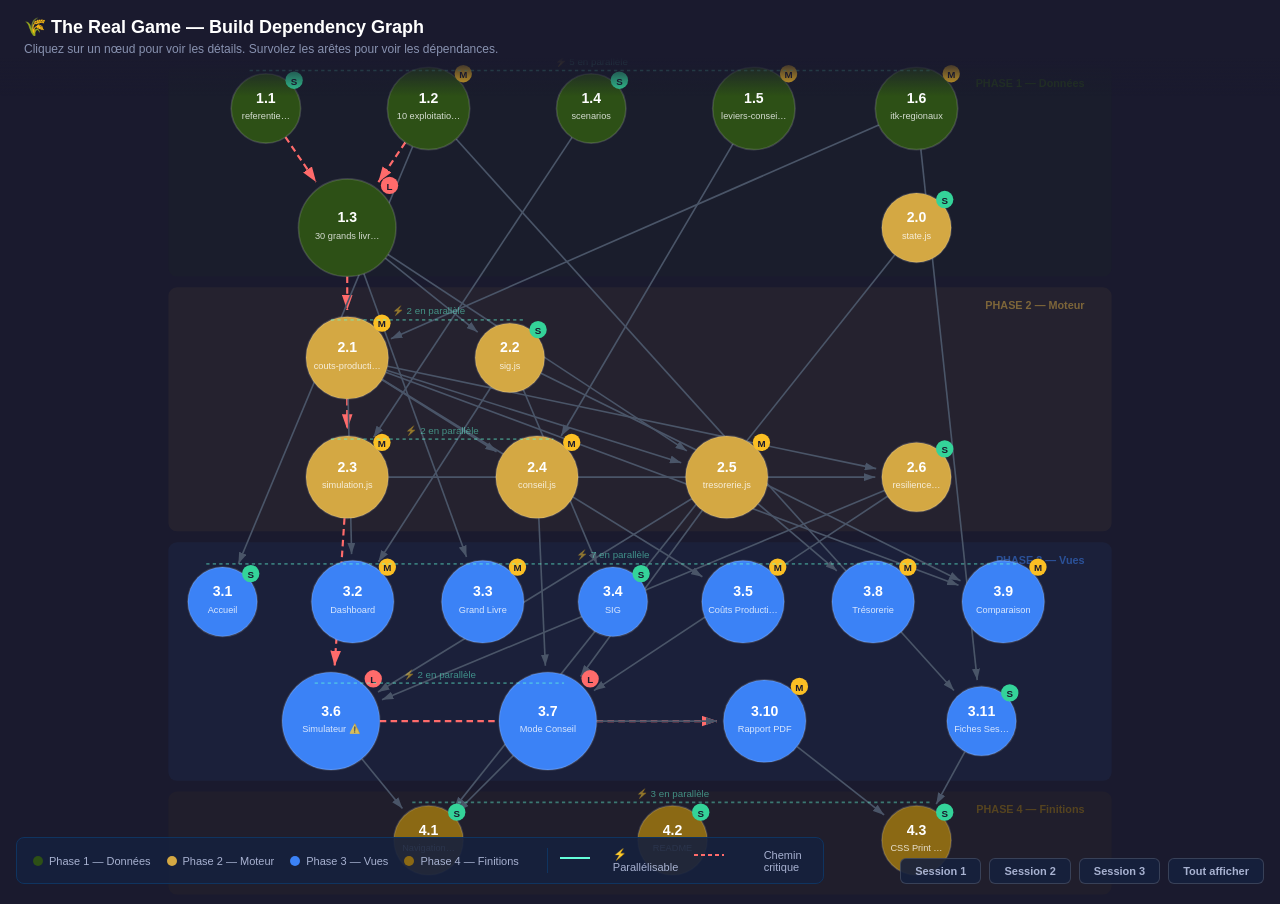
<file: BUILD-GRAPH.html>
<!DOCTYPE html>
<html lang="fr">
<head>
<meta charset="UTF-8">
<meta name="viewport" content="width=device-width, initial-scale=1.0">
<title>The Real Game — Build Dependency Graph</title>
<style>
  * { margin: 0; padding: 0; box-sizing: border-box; }
  body {
    font-family: -apple-system, BlinkMacSystemFont, 'Segoe UI', sans-serif;
    background: #1a1a2e; color: #e0e0e0; overflow: hidden;
  }
  #canvas-container { width: 100vw; height: 100vh; position: relative; }
  svg { width: 100%; height: 100%; }

  /* Sidebar */
  #sidebar {
    position: fixed; right: 0; top: 0; width: 340px; height: 100vh;
    background: #16213e; border-left: 2px solid #0f3460;
    padding: 24px; overflow-y: auto; z-index: 10;
    transform: translateX(100%); transition: transform 0.3s ease;
  }
  #sidebar.open { transform: translateX(0); }
  #sidebar h2 { font-size: 16px; color: #fff; margin-bottom: 4px; }
  #sidebar .phase-badge {
    display: inline-block; padding: 2px 10px; border-radius: 12px;
    font-size: 11px; font-weight: 600; margin-bottom: 12px; color: #fff;
  }
  #sidebar .detail-label { font-size: 11px; color: #8892b0; text-transform: uppercase; letter-spacing: 1px; margin-top: 14px; }
  #sidebar .detail-value { font-size: 13px; color: #ccd6f6; margin-top: 4px; line-height: 1.5; }
  #sidebar .dep-list { list-style: none; margin-top: 6px; }
  #sidebar .dep-list li {
    font-size: 12px; padding: 4px 8px; margin: 3px 0; border-radius: 4px;
    background: rgba(255,255,255,0.05); color: #a8b2d1;
  }
  #sidebar .close-btn {
    position: absolute; top: 12px; right: 12px; background: none; border: none;
    color: #8892b0; font-size: 20px; cursor: pointer;
  }
  #sidebar .close-btn:hover { color: #fff; }
  #sidebar .file-path {
    font-family: 'SF Mono', 'Fira Code', monospace; font-size: 12px;
    background: rgba(255,255,255,0.05); padding: 6px 10px; border-radius: 4px;
    margin-top: 6px; color: #64ffda;
  }

  /* Header */
  #header {
    position: fixed; top: 0; left: 0; right: 0; z-index: 5;
    background: linear-gradient(180deg, #1a1a2e 60%, transparent);
    padding: 16px 24px 40px;
  }
  #header h1 { font-size: 18px; color: #fff; font-weight: 700; }
  #header p { font-size: 12px; color: #8892b0; margin-top: 4px; }

  /* Legend */
  #legend {
    position: fixed; bottom: 16px; left: 16px; z-index: 5;
    display: flex; gap: 16px; align-items: center;
    background: rgba(22,33,62,0.9); padding: 10px 16px; border-radius: 8px;
    border: 1px solid #0f3460;
  }
  .legend-item { display: flex; align-items: center; gap: 6px; font-size: 11px; color: #a8b2d1; }
  .legend-dot { width: 10px; height: 10px; border-radius: 50%; }

  /* Session badges */
  #sessions {
    position: fixed; bottom: 16px; right: 16px; z-index: 5;
    display: flex; gap: 8px;
  }
  .session-btn {
    padding: 6px 14px; border-radius: 6px; font-size: 11px; font-weight: 600;
    border: 1px solid rgba(255,255,255,0.15); background: rgba(22,33,62,0.9);
    color: #a8b2d1; cursor: pointer; transition: all 0.2s;
  }
  .session-btn:hover { background: rgba(255,255,255,0.1); color: #fff; }
  .session-btn.active { border-color: #64ffda; color: #64ffda; }

  /* Tooltip */
  .tooltip {
    position: fixed; background: #16213e; border: 1px solid #0f3460;
    padding: 8px 12px; border-radius: 6px; font-size: 11px;
    color: #ccd6f6; pointer-events: none; z-index: 20;
    opacity: 0; transition: opacity 0.15s;
    max-width: 200px;
  }
  .tooltip.visible { opacity: 1; }
</style>
</head>
<body>

<div id="header">
  <h1>🌾 The Real Game — Build Dependency Graph</h1>
  <p>Cliquez sur un nœud pour voir les détails. Survolez les arêtes pour voir les dépendances.</p>
</div>

<div id="legend">
  <div class="legend-item"><div class="legend-dot" style="background:#2D5016"></div>Phase 1 — Données</div>
  <div class="legend-item"><div class="legend-dot" style="background:#D4A843"></div>Phase 2 — Moteur</div>
  <div class="legend-item"><div class="legend-dot" style="background:#3B82F6"></div>Phase 3 — Vues</div>
  <div class="legend-item"><div class="legend-dot" style="background:#8B6914"></div>Phase 4 — Finitions</div>
  <div class="legend-item" style="margin-left:12px; border-left: 1px solid #0f3460; padding-left: 12px;">
    <svg width="30" height="10"><line x1="0" y1="5" x2="30" y2="5" stroke="#64ffda" stroke-width="2"/></svg>⚡ Parallélisable
  </div>
  <div class="legend-item">
    <svg width="30" height="10"><line x1="0" y1="5" x2="30" y2="5" stroke="#ff6b6b" stroke-width="2" stroke-dasharray="4,3"/></svg>Chemin critique
  </div>
</div>

<div id="sessions">
  <button class="session-btn" data-session="1" onclick="highlightSession(1)">Session 1</button>
  <button class="session-btn" data-session="2" onclick="highlightSession(2)">Session 2</button>
  <button class="session-btn" data-session="3" onclick="highlightSession(3)">Session 3</button>
  <button class="session-btn" data-session="0" onclick="highlightSession(0)">Tout afficher</button>
</div>

<div id="sidebar">
  <button class="close-btn" onclick="closeSidebar()">✕</button>
  <div id="sidebar-content"></div>
</div>

<div class="tooltip" id="tooltip"></div>

<div id="canvas-container">
<svg id="graph" xmlns="http://www.w3.org/2000/svg">
  <defs>
    <marker id="arrowhead" viewBox="0 0 10 7" refX="10" refY="3.5" markerWidth="7" markerHeight="5" orient="auto-start-reverse">
      <path d="M 0 0 L 10 3.5 L 0 7 z" fill="#4a5568"/>
    </marker>
    <marker id="arrowhead-crit" viewBox="0 0 10 7" refX="10" refY="3.5" markerWidth="7" markerHeight="5" orient="auto-start-reverse">
      <path d="M 0 0 L 10 3.5 L 0 7 z" fill="#ff6b6b"/>
    </marker>
    <marker id="arrowhead-highlight" viewBox="0 0 10 7" refX="10" refY="3.5" markerWidth="7" markerHeight="5" orient="auto-start-reverse">
      <path d="M 0 0 L 10 3.5 L 0 7 z" fill="#64ffda"/>
    </marker>
    <filter id="glow">
      <feGaussianBlur stdDeviation="3" result="blur"/>
      <feMerge><feMergeNode in="blur"/><feMergeNode in="SourceGraphic"/></feMerge>
    </filter>
    <filter id="shadow">
      <feDropShadow dx="0" dy="2" stdDeviation="4" flood-color="rgba(0,0,0,0.4)"/>
    </filter>
  </defs>
</svg>
</div>

<script>
// ============================================================
// DATA MODEL — All nodes and edges
// ============================================================
const NODES = [
  // Phase 1 — Données
  { id: "1.1", label: "referentiel-prix", phase: 1, session: 1, size: "S",
    file: "data/referentiel-prix.js",
    detail: "Prix intrants/vente sur 3 ans, aides PAC. Source : 01-REGLES-METIER.md",
    deps: [], parallel: ["1.2","1.4","1.5","1.6"] },
  { id: "1.2", label: "10 exploitations", phase: 1, session: 1, size: "M",
    file: "data/exploitations/*.js",
    detail: "Profil complet : identité, assolement 3 ans, matériel, emprunts, charges structure. Source : fichiers expl-*.md",
    deps: [], parallel: ["1.1","1.4","1.5","1.6"] },
  { id: "1.3", label: "30 grands livres", phase: 1, session: 1, size: "L",
    file: "data/grands-livres/*.js",
    detail: "⚠️ GROS — 10 exploitations × 3 ans. 120-200 écritures comptables par fichier. Risque de dépasser le contexte Claude Code.",
    deps: ["1.1","1.2"], parallel: [] },
  { id: "1.4", label: "scenarios", phase: 1, session: 1, size: "S",
    file: "data/scenarios.js",
    detail: "6 scénarios prédéfinis (Ormuz, sécheresse, gel, effondrement marché, interdiction phyto, composite 2024) avec multiplicateurs.",
    deps: [], parallel: ["1.1","1.2","1.5","1.6"] },
  { id: "1.5", label: "leviers-conseil", phase: 1, session: 1, size: "M",
    file: "data/leviers-conseil.js",
    detail: "15-20 leviers d'action filtrés par région/type : charges opé, méca, assolement, commercialisation, risques, financier, structure.",
    deps: [], parallel: ["1.1","1.2","1.4","1.6"] },
  { id: "1.6", label: "itk-regionaux", phase: 1, session: 1, size: "M",
    file: "data/itk-regionaux.js",
    detail: "ITK détaillés par culture par région (semences, engrais, phytos, méca €/ha). Alimente le moteur CdP et les fiches Session 1.",
    deps: [], parallel: ["1.1","1.2","1.4","1.5"] },

  // Phase 2 — Moteur
  { id: "2.0", label: "state.js", phase: 2, session: 2, size: "S",
    file: "js/state.js",
    detail: "Gestion d'état + persistance localStorage. Sauvegarde : exploitation, scénario, leviers, assolement modifié, nom étudiant. Restauration auto.",
    deps: [], parallel: ["1.1","1.2","1.4","1.5","1.6"] },
  { id: "2.1", label: "couts-production", phase: 2, session: 2, size: "M",
    file: "js/engine/couts-production.js",
    detail: "Calcul CdP par culture : charges opé (depuis ITK) + méca + structure + rémunération MO − coproduits → €/ha et €/t + seuil commercialisation.",
    deps: ["1.3","1.6"], parallel: ["2.2"] },
  { id: "2.2", label: "sig.js", phase: 2, session: 2, size: "S",
    file: "js/engine/sig.js",
    detail: "Calcul des SIG depuis le grand livre : produit brut → marge brute → EBE → résultat exploitation → RCAI.",
    deps: ["1.3"], parallel: ["2.1"] },
  { id: "2.3", label: "simulation.js", phase: 2, session: 2, size: "M",
    file: "js/engine/simulation.js",
    detail: "Applique les multiplicateurs d'un scénario et recalcule TOUT : CdP, SIG, trésorerie, delta en € et %.",
    deps: ["2.1","1.4"], parallel: ["2.4"] },
  { id: "2.4", label: "conseil.js", phase: 2, session: 2, size: "M",
    file: "js/engine/conseil.js",
    detail: "Applique les leviers sélectionnés + assolement modifié. Recalcule CdP, SIG, trésorerie. Compare avant/après. Combinable avec scénario.",
    deps: ["2.1","1.5"], parallel: ["2.3"] },
  { id: "2.5", label: "tresorerie.js", phase: 2, session: 2, size: "M",
    file: "js/engine/tresorerie.js",
    detail: "⚠️ CRITIQUE — Plan de trésorerie mensuel (juil→juin). Encaissements vs décaissements. BFR max. Comparaison avant/après scénario et conseil.",
    deps: ["2.1","1.3"], parallel: [] },
  { id: "2.6", label: "resilience.js", phase: 2, session: 2, size: "S",
    file: "js/engine/resilience.js",
    detail: "Score 0-100 : trésorerie min (25%), annuités/EBE (25%), diversification Shannon (15%), marge de sécurité (20%), charges fixes (15%).",
    deps: ["2.1","2.3"], parallel: [] },

  // Phase 3 — Vues
  { id: "3.1", label: "Accueil", phase: 3, session: 2, size: "S",
    file: "js/views/accueil.js",
    detail: "Carte de France SVG avec 5 régions cliquables. 10 cartes exploitation (SAU, région, score résilience).",
    deps: ["1.2"], parallel: ["3.2","3.3","3.4","3.5","3.8","3.9"] },
  { id: "3.2", label: "Dashboard", phase: 3, session: 2, size: "M",
    file: "js/views/tableau-bord.js",
    detail: "KPI (EBE, RCAI, tréso, annuités/EBE) + jauges colorées + donut assolement + sélecteur année N-2/N-1/N.",
    deps: ["2.1","2.2"], parallel: ["3.3","3.4","3.5","3.8","3.9"] },
  { id: "3.3", label: "Grand Livre", phase: 3, session: 2, size: "M",
    file: "js/views/grand-livre.js",
    detail: "Table HTML complète avec filtres : compte, journal, date, analytique, recherche texte. Tri par colonne. Export CSV.",
    deps: ["1.3"], parallel: ["3.1","3.2","3.4","3.5","3.8","3.9"] },
  { id: "3.4", label: "SIG", phase: 3, session: 2, size: "S",
    file: "js/views/sig.js",
    detail: "Tableau SIG + graphique waterfall (produit brut → RCAI). Comparaison 3 ans en barres groupées.",
    deps: ["2.2"], parallel: ["3.1","3.2","3.3","3.5","3.8","3.9"] },
  { id: "3.5", label: "Coûts Production", phase: 3, session: 2, size: "M",
    file: "js/views/couts-production.js",
    detail: "Tableau CdP par culture + barres empilées (décomposition) + graphique CdP/t vs prix de vente (ligne seuil).",
    deps: ["2.1"], parallel: ["3.1","3.2","3.3","3.4","3.8","3.9"] },
  { id: "3.6", label: "Simulateur ⚠️", phase: 3, session: 2, size: "L",
    file: "js/views/simulateur.js",
    detail: "⚠️ VUE CENTRALE — Dropdown scénario + sliders + résultats avant/après + courbe trésorerie (2 lignes) + verdict survie/cessation.",
    deps: ["2.3","2.5","2.6"], parallel: ["3.7"] },
  { id: "3.7", label: "Mode Conseil", phase: 3, session: 2, size: "L",
    file: "js/views/conseil.js",
    detail: "Sélection leviers (filtrés région) + assolement éditable + résultats avant/après + courbe trésorerie 3 lignes + score résilience.",
    deps: ["2.4","2.5","2.6"], parallel: ["3.6"] },
  { id: "3.8", label: "Trésorerie", phase: 3, session: 2, size: "M",
    file: "js/views/tresorerie.js",
    detail: "Tableau 12 mois (juil→juin) + graphique ligne cumulée + mois rouges si négatif + BFR max + superposition avant/après.",
    deps: ["2.5"], parallel: ["3.1","3.2","3.3","3.4","3.5","3.9"] },
  { id: "3.9", label: "Comparaison", phase: 3, session: 2, size: "M",
    file: "js/views/comparaison.js",
    detail: "Sélection 2-4 exploitations. Radar superposé + barres groupées + tableau comparatif.",
    deps: ["2.1","2.2"], parallel: ["3.1","3.2","3.3","3.4","3.5","3.8"] },
  { id: "3.10", label: "Rapport PDF", phase: 3, session: 2, size: "M",
    file: "js/views/rapport.js",
    detail: "10 pages imprimables : page de garde (nom étudiant), diagnostic, CdP, tréso, simulation, recommandations, verdict. Canvas → img avant print.",
    deps: ["3.6","3.7"], parallel: [] },
  { id: "3.11", label: "Fiches Session 1", phase: 3, session: 2, size: "S",
    file: "js/views/fiches-session1.js",
    detail: "Fiches imprimables calcul à la main (fiche exploitation + ITK + feuille vierge). Bouton batch pour imprimer les 10 jeux d'un coup.",
    deps: ["1.2","1.6"], parallel: [] },

  // Phase 4 — Finitions
  { id: "4.1", label: "Navigation + Sidebar", phase: 4, session: 3, size: "S",
    file: "js/app.js + css/styles.css",
    detail: "Sidebar : logo, champ nom/binôme, exploitation, année, liens vues, indicateur scénario+leviers, bouton réinitialiser. Responsive tablette.",
    deps: ["3.6","3.7","2.0"], parallel: ["4.2","4.3"] },
  { id: "4.2", label: "README", phase: 4, session: 3, size: "S",
    file: "README.md",
    detail: "Déploiement GitHub Pages, ouverture locale (double-clic), guide du prof (5 sessions), progression pédagogique.",
    deps: [], parallel: ["4.1","4.3"] },
  { id: "4.3", label: "CSS Print + Responsive", phase: 4, session: 3, size: "S",
    file: "css/styles.css",
    detail: "@media print : masquer sidebar, page-break-before pour chaque section rapport. Responsive 1024px+, scroll horizontal tableaux.",
    deps: ["3.10","3.11"], parallel: ["4.1","4.2"] },
];

const EDGES = [
  // Phase 1 internal
  { from: "1.1", to: "1.3", critical: true },
  { from: "1.2", to: "1.3", critical: true },
  // Phase 1 → Phase 2
  { from: "1.3", to: "2.1", critical: true },
  { from: "1.3", to: "2.2" },
  { from: "1.3", to: "2.5" },
  { from: "1.6", to: "2.1" },
  { from: "1.4", to: "2.3" },
  { from: "1.5", to: "2.4" },
  // Phase 2 internal
  { from: "2.1", to: "2.3", critical: true },
  { from: "2.1", to: "2.4" },
  { from: "2.1", to: "2.5" },
  { from: "2.1", to: "2.6" },
  { from: "2.3", to: "2.6" },
  // Phase 2 → Phase 3
  { from: "1.2", to: "3.1" },
  { from: "2.1", to: "3.2" },
  { from: "2.2", to: "3.2" },
  { from: "1.3", to: "3.3" },
  { from: "2.2", to: "3.4" },
  { from: "2.1", to: "3.5" },
  { from: "2.3", to: "3.6", critical: true },
  { from: "2.5", to: "3.6" },
  { from: "2.6", to: "3.6" },
  { from: "2.4", to: "3.7" },
  { from: "2.5", to: "3.7" },
  { from: "2.6", to: "3.7" },
  { from: "2.5", to: "3.8" },
  { from: "2.1", to: "3.9" },
  { from: "2.2", to: "3.9" },
  { from: "3.6", to: "3.10", critical: true },
  { from: "3.7", to: "3.10" },
  { from: "1.2", to: "3.11" },
  { from: "1.6", to: "3.11" },
  // Phase 3 → Phase 4
  { from: "3.6", to: "4.1" },
  { from: "3.7", to: "4.1" },
  { from: "2.0", to: "4.1" },
  { from: "3.10", to: "4.3" },
  { from: "3.11", to: "4.3" },
];

// ============================================================
// LAYOUT — Position nodes in a clean DAG
// ============================================================
const PHASE_COLORS = { 1: "#2D5016", 2: "#D4A843", 3: "#3B82F6", 4: "#8B6914" };
const PHASE_LABELS = { 1: "Données", 2: "Moteur", 3: "Vues", 4: "Finitions" };
const SIZE_RADIUS = { S: 32, M: 38, L: 45 };

// Layout positions (manually tuned for clarity)
const POSITIONS = {
  // Phase 1 — Row 0 (y=100) and Row 1 (y=210)
  "1.1": { x: 100, y: 100 }, "1.2": { x: 250, y: 100 }, "1.4": { x: 400, y: 100 },
  "1.5": { x: 550, y: 100 }, "1.6": { x: 700, y: 100 },
  "1.3": { x: 175, y: 210 },
  // Phase 2 — Row 2 (y=320) and Row 3 (y=430)
  "2.0": { x: 700, y: 210 },
  "2.1": { x: 175, y: 330 }, "2.2": { x: 325, y: 330 },
  "2.3": { x: 175, y: 440 }, "2.4": { x: 350, y: 440 }, "2.5": { x: 525, y: 440 }, "2.6": { x: 700, y: 440 },
  // Phase 3 — Row 4 (y=560) and Row 5 (y=660)
  "3.1": { x: 60, y: 555 }, "3.2": { x: 180, y: 555 }, "3.3": { x: 300, y: 555 },
  "3.4": { x: 420, y: 555 }, "3.5": { x: 540, y: 555 }, "3.8": { x: 660, y: 555 }, "3.9": { x: 780, y: 555 },
  "3.6": { x: 160, y: 665 }, "3.7": { x: 360, y: 665 }, "3.10": { x: 560, y: 665 }, "3.11": { x: 760, y: 665 },
  // Phase 4 — Row 6 (y=780)
  "4.1": { x: 250, y: 775 }, "4.2": { x: 475, y: 775 }, "4.3": { x: 700, y: 775 },
};

// ============================================================
// RENDERING
// ============================================================
const svg = document.getElementById('graph');
const tooltip = document.getElementById('tooltip');
let activeSession = 0;
let selectedNode = null;

function render() {
  // Clear
  svg.querySelectorAll('.edge, .node-group, .phase-label, .parallel-indicator').forEach(el => el.remove());

  // Phase backgrounds
  const phaseRows = [
    { phase: 1, y1: 60, y2: 255, label: "PHASE 1" },
    { phase: 2, y1: 265, y2: 490, label: "PHASE 2" },
    { phase: 3, y1: 500, y2: 720, label: "PHASE 3" },
    { phase: 4, y1: 730, y2: 825, label: "PHASE 4" },
  ];
  phaseRows.forEach(p => {
    const rect = document.createElementNS("http://www.w3.org/2000/svg", "rect");
    rect.setAttribute("x", 10); rect.setAttribute("y", p.y1);
    rect.setAttribute("width", 870); rect.setAttribute("height", p.y2 - p.y1);
    rect.setAttribute("rx", 8); rect.setAttribute("fill", PHASE_COLORS[p.phase]);
    rect.setAttribute("opacity", "0.06"); rect.setAttribute("class", "phase-label");
    svg.appendChild(rect);

    const text = document.createElementNS("http://www.w3.org/2000/svg", "text");
    text.setAttribute("x", 855); text.setAttribute("y", p.y1 + 20);
    text.setAttribute("text-anchor", "end"); text.setAttribute("font-size", "10");
    text.setAttribute("fill", PHASE_COLORS[p.phase]); text.setAttribute("opacity", "0.5");
    text.setAttribute("font-weight", "600"); text.setAttribute("class", "phase-label");
    text.textContent = p.label + " — " + PHASE_LABELS[p.phase];
    svg.appendChild(text);
  });

  // Draw edges
  EDGES.forEach(edge => {
    const from = POSITIONS[edge.from];
    const to = POSITIONS[edge.to];
    if (!from || !to) return;

    const fromNode = NODES.find(n => n.id === edge.from);
    const toNode = NODES.find(n => n.id === edge.to);
    const fromR = SIZE_RADIUS[fromNode.size] || 32;
    const toR = SIZE_RADIUS[toNode.size] || 32;

    // Calculate edge start/end points on circle perimeters
    const dx = to.x - from.x;
    const dy = to.y - from.y;
    const dist = Math.sqrt(dx * dx + dy * dy);
    const nx = dx / dist;
    const ny = dy / dist;

    const x1 = from.x + nx * fromR;
    const y1 = from.y + ny * fromR;
    const x2 = to.x - nx * (toR + 6);
    const y2 = to.y - ny * (toR + 6);

    const line = document.createElementNS("http://www.w3.org/2000/svg", "line");
    line.setAttribute("x1", x1); line.setAttribute("y1", y1);
    line.setAttribute("x2", x2); line.setAttribute("y2", y2);
    line.setAttribute("class", "edge");
    line.setAttribute("data-from", edge.from);
    line.setAttribute("data-to", edge.to);

    const dimmed = activeSession > 0 && (fromNode.session !== activeSession && toNode.session !== activeSession);

    if (edge.critical) {
      line.setAttribute("stroke", dimmed ? "rgba(255,107,107,0.1)" : "#ff6b6b");
      line.setAttribute("stroke-width", dimmed ? "1" : "2");
      line.setAttribute("stroke-dasharray", "6,4");
      line.setAttribute("marker-end", dimmed ? "" : "url(#arrowhead-crit)");
    } else {
      line.setAttribute("stroke", dimmed ? "rgba(74,85,104,0.1)" : "#4a5568");
      line.setAttribute("stroke-width", "1.5");
      line.setAttribute("marker-end", dimmed ? "" : "url(#arrowhead)");
    }

    svg.appendChild(line);
  });

  // Draw nodes
  NODES.forEach(node => {
    const pos = POSITIONS[node.id];
    if (!pos) return;
    const r = SIZE_RADIUS[node.size] || 32;
    const color = PHASE_COLORS[node.phase];
    const dimmed = activeSession > 0 && node.session !== activeSession;

    const g = document.createElementNS("http://www.w3.org/2000/svg", "g");
    g.setAttribute("class", "node-group");
    g.setAttribute("data-id", node.id);
    g.style.cursor = "pointer";
    g.style.opacity = dimmed ? "0.15" : "1";
    g.style.transition = "opacity 0.3s";

    // Circle
    const circle = document.createElementNS("http://www.w3.org/2000/svg", "circle");
    circle.setAttribute("cx", pos.x); circle.setAttribute("cy", pos.y);
    circle.setAttribute("r", r); circle.setAttribute("fill", color);
    circle.setAttribute("stroke", selectedNode === node.id ? "#64ffda" : "rgba(255,255,255,0.15)");
    circle.setAttribute("stroke-width", selectedNode === node.id ? "3" : "1.5");
    if (selectedNode === node.id) circle.setAttribute("filter", "url(#glow)");
    g.appendChild(circle);

    // ID text
    const idText = document.createElementNS("http://www.w3.org/2000/svg", "text");
    idText.setAttribute("x", pos.x); idText.setAttribute("y", pos.y - 5);
    idText.setAttribute("text-anchor", "middle"); idText.setAttribute("font-size", "13");
    idText.setAttribute("font-weight", "700"); idText.setAttribute("fill", "white");
    idText.textContent = node.id;
    g.appendChild(idText);

    // Label text
    const labelText = document.createElementNS("http://www.w3.org/2000/svg", "text");
    labelText.setAttribute("x", pos.x); labelText.setAttribute("y", pos.y + 10);
    labelText.setAttribute("text-anchor", "middle"); labelText.setAttribute("font-size", "8.5");
    labelText.setAttribute("fill", "rgba(255,255,255,0.8)");
    // Truncate label
    const maxChars = node.size === "S" ? 10 : 14;
    const lbl = node.label.length > maxChars ? node.label.substring(0, maxChars) + "…" : node.label;
    labelText.textContent = lbl;
    g.appendChild(labelText);

    // Size badge
    const badgeX = pos.x + r - 6;
    const badgeY = pos.y - r + 6;
    const badge = document.createElementNS("http://www.w3.org/2000/svg", "circle");
    badge.setAttribute("cx", badgeX); badge.setAttribute("cy", badgeY);
    badge.setAttribute("r", 8);
    badge.setAttribute("fill", node.size === "L" ? "#ff6b6b" : node.size === "M" ? "#fbbf24" : "#34d399");
    g.appendChild(badge);
    const badgeText = document.createElementNS("http://www.w3.org/2000/svg", "text");
    badgeText.setAttribute("x", badgeX); badgeText.setAttribute("y", badgeY + 4);
    badgeText.setAttribute("text-anchor", "middle"); badgeText.setAttribute("font-size", "9");
    badgeText.setAttribute("font-weight", "700"); badgeText.setAttribute("fill", "#1a1a2e");
    badgeText.textContent = node.size;
    g.appendChild(badgeText);

    // Events
    g.addEventListener('click', () => openSidebar(node));
    g.addEventListener('mouseenter', (e) => showTooltip(e, node));
    g.addEventListener('mouseleave', hideTooltip);

    svg.appendChild(g);
  });

  // Parallel indicators
  const parallelGroups = [
    { ids: ["1.1","1.2","1.4","1.5","1.6"], y: 65, label: "5 en parallèle" },
    { ids: ["2.1","2.2"], y: 295, label: "2 en parallèle" },
    { ids: ["2.3","2.4"], y: 405, label: "2 en parallèle" },
    { ids: ["3.1","3.2","3.3","3.4","3.5","3.8","3.9"], y: 520, label: "7 en parallèle" },
    { ids: ["3.6","3.7"], y: 630, label: "2 en parallèle" },
    { ids: ["4.1","4.2","4.3"], y: 740, label: "3 en parallèle" },
  ];
  parallelGroups.forEach(pg => {
    const positions = pg.ids.map(id => POSITIONS[id]).filter(Boolean);
    if (positions.length < 2) return;
    const minX = Math.min(...positions.map(p => p.x)) - 15;
    const maxX = Math.max(...positions.map(p => p.x)) + 15;

    const line = document.createElementNS("http://www.w3.org/2000/svg", "line");
    line.setAttribute("x1", minX); line.setAttribute("y1", pg.y);
    line.setAttribute("x2", maxX); line.setAttribute("y2", pg.y);
    line.setAttribute("stroke", "#64ffda"); line.setAttribute("stroke-width", "1.5");
    line.setAttribute("stroke-dasharray", "3,3"); line.setAttribute("opacity", "0.4");
    line.setAttribute("class", "parallel-indicator");
    svg.appendChild(line);

    const text = document.createElementNS("http://www.w3.org/2000/svg", "text");
    text.setAttribute("x", (minX + maxX) / 2); text.setAttribute("y", pg.y - 5);
    text.setAttribute("text-anchor", "middle"); text.setAttribute("font-size", "9");
    text.setAttribute("fill", "#64ffda"); text.setAttribute("opacity", "0.5");
    text.setAttribute("class", "parallel-indicator");
    text.textContent = "⚡ " + pg.label;
    svg.appendChild(text);
  });
}

// ============================================================
// INTERACTIONS
// ============================================================
function openSidebar(node) {
  selectedNode = node.id;
  render();

  const color = PHASE_COLORS[node.phase];
  const deps = node.deps.length ? node.deps.map(d => {
    const dn = NODES.find(n => n.id === d);
    return `<li>${d} — ${dn ? dn.label : ''}</li>`;
  }).join('') : '<li>Aucune (peut démarrer immédiatement)</li>';

  const dependants = EDGES.filter(e => e.from === node.id).map(e => {
    const dn = NODES.find(n => n.id === e.to);
    return `<li>${e.to} — ${dn ? dn.label : ''}${e.critical ? ' 🔴' : ''}</li>`;
  }).join('') || '<li>Aucun (nœud terminal)</li>';

  const parallel = node.parallel.length ? node.parallel.map(p => {
    const pn = NODES.find(n => n.id === p);
    return `<li>⚡ ${p} — ${pn ? pn.label : ''}</li>`;
  }).join('') : '<li>Aucun</li>';

  document.getElementById('sidebar-content').innerHTML = `
    <h2>${node.id} — ${node.label}</h2>
    <span class="phase-badge" style="background:${color}">Phase ${node.phase} — ${PHASE_LABELS[node.phase]}</span>
    <span class="phase-badge" style="background:#0f3460; margin-left: 6px;">Session ${node.session}</span>
    <span class="phase-badge" style="background:${node.size === 'L' ? '#ff6b6b' : node.size === 'M' ? '#fbbf24' : '#34d399'}; color: #1a1a2e; margin-left: 6px;">Taille ${node.size}</span>

    <p class="detail-label">Fichier</p>
    <div class="file-path">${node.file}</div>

    <p class="detail-label">Description</p>
    <p class="detail-value">${node.detail}</p>

    <p class="detail-label">Dépend de</p>
    <ul class="dep-list">${deps}</ul>

    <p class="detail-label">Bloque</p>
    <ul class="dep-list">${dependants}</ul>

    <p class="detail-label">Parallélisable avec</p>
    <ul class="dep-list">${parallel}</ul>
  `;

  document.getElementById('sidebar').classList.add('open');
}

function closeSidebar() {
  document.getElementById('sidebar').classList.remove('open');
  selectedNode = null;
  render();
}

function showTooltip(e, node) {
  tooltip.textContent = `${node.id} — ${node.label} (${node.size})`;
  tooltip.style.left = (e.clientX + 12) + 'px';
  tooltip.style.top = (e.clientY - 30) + 'px';
  tooltip.classList.add('visible');
}

function hideTooltip() {
  tooltip.classList.remove('visible');
}

function highlightSession(session) {
  activeSession = session;
  document.querySelectorAll('.session-btn').forEach(btn => {
    btn.classList.toggle('active', parseInt(btn.dataset.session) === session);
  });
  render();
}

// ============================================================
// INIT
// ============================================================
// Set viewBox
svg.setAttribute('viewBox', '0 0 890 830');
render();

// Click outside to deselect
svg.addEventListener('click', (e) => {
  if (!e.target.closest('.node-group')) {
    closeSidebar();
  }
});
</script>
</body>
</html>
</file>
